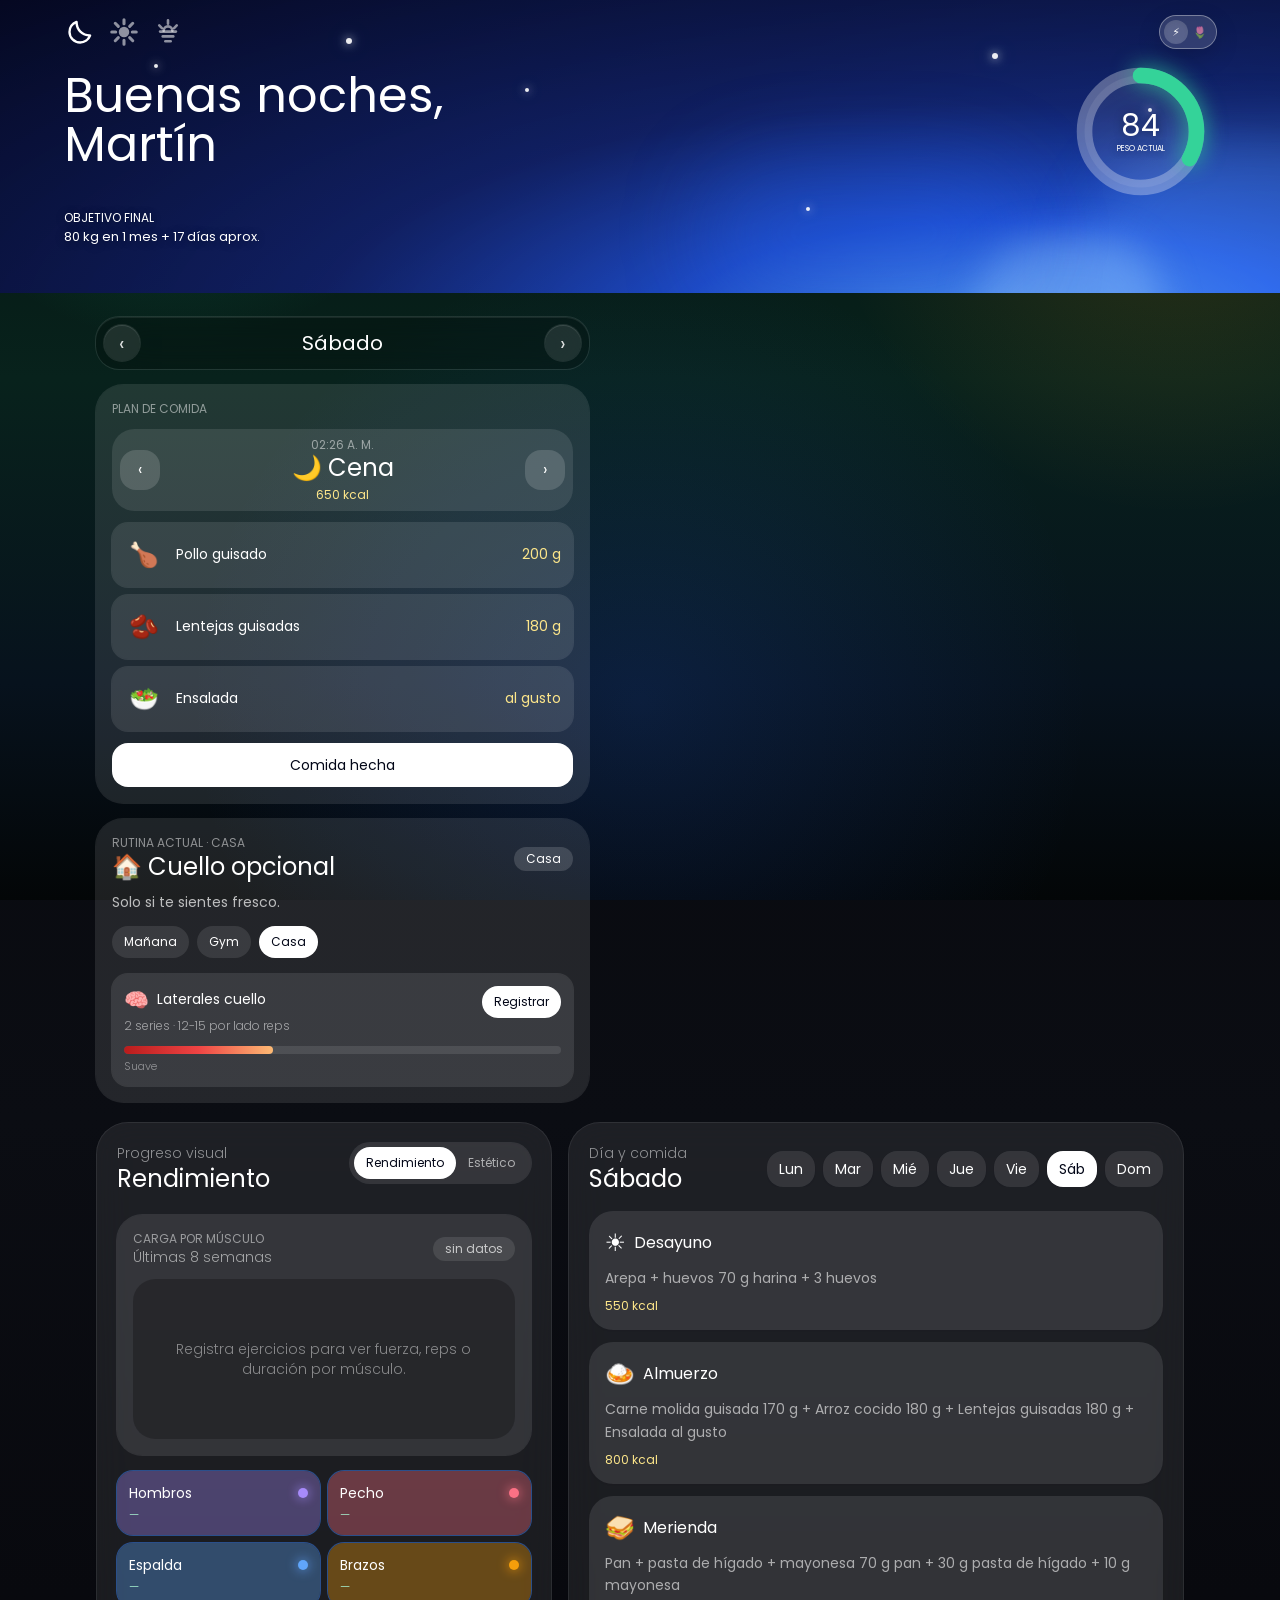
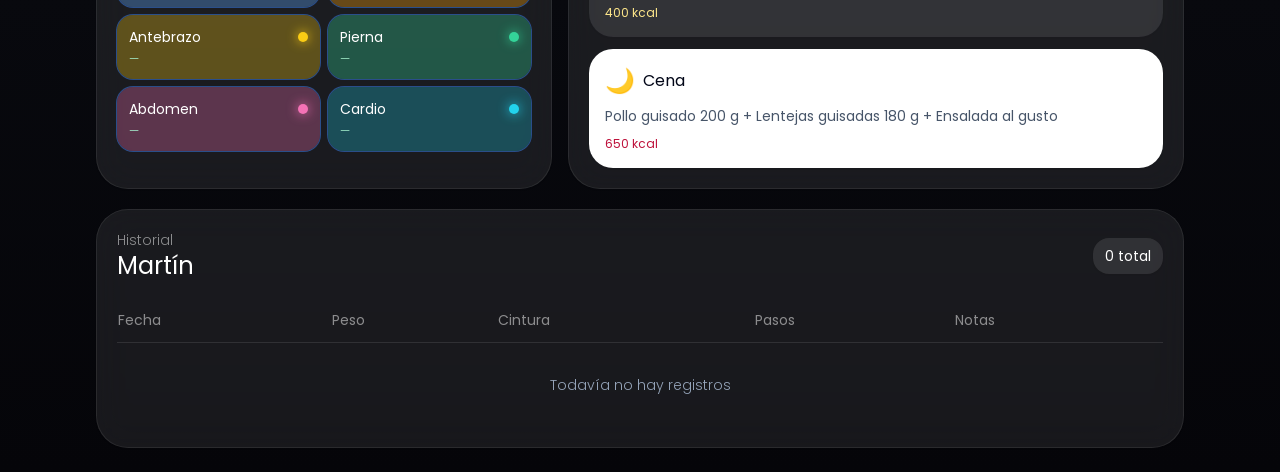
<file: index.html>
<!doctype html>
<html lang="es">
<head>
  <meta charset="UTF-8" />
  <meta name="viewport" content="width=device-width, initial-scale=1.0" />
  <meta name="theme-color" content="#12b981" />
  <title>Nutrición Morfe</title>
  <link id="app-manifest" rel="manifest" href="./manifest.json" />
  <link id="app-icon" rel="icon" href="./icon.svg" type="image/svg+xml" />
  <link id="apple-touch-icon" rel="apple-touch-icon" href="./icon-192.png" />
  <link rel="preconnect" href="https://fonts.googleapis.com" />
  <link rel="preconnect" href="https://fonts.gstatic.com" crossorigin />
  <link href="https://fonts.googleapis.com/css2?family=Poppins:wght@300;400&display=swap" rel="stylesheet" />
  <link rel="stylesheet" href="./styles.css" />
  <script defer src="./vendor/react.production.min.js"></script>
  <script defer src="./vendor/react-dom.production.min.js"></script>
  <style>
    body {
      font-family: Poppins, ui-sans-serif, system-ui, -apple-system, BlinkMacSystemFont, "Segoe UI", sans-serif;
      background:
        radial-gradient(circle at top left, rgba(244, 114, 182, .12), transparent 25rem),
        radial-gradient(circle at top right, rgba(59, 130, 246, .12), transparent 28rem),
        linear-gradient(180deg, #050509 0%, #0b0d13 54%, #050509 100%);
    }
    .hide-scroll::-webkit-scrollbar { display: none; }
    .glass { background: rgba(255, 255, 255, .08); backdrop-filter: blur(18px); border: 1px solid rgba(255, 255, 255, .08); }
    .tap { transition: transform .15s ease, box-shadow .15s ease, border-color .15s ease; }
    .tap:active { transform: scale(.98); }
    .glow-text { text-shadow: 0 1px 10px rgba(0, 0, 0, .45); }
    .morning-hero {
      background:
        radial-gradient(ellipse at 82% 104%, rgba(255, 234, 108, .98) 0%, rgba(255, 178, 50, .86) 17%, rgba(247, 96, 18, .74) 35%, rgba(91, 10, 3, .9) 66%, rgba(32, 4, 0, 1) 100%),
        linear-gradient(150deg, #200400 0%, #5b0a03 48%, #f55f10 100%) !important;
    }
    .afternoon-hero {
      background:
        radial-gradient(ellipse at 78% 102%, rgba(255, 229, 97, .96) 0%, rgba(255, 190, 70, .82) 17%, rgba(247, 128, 42, .56) 34%, rgba(29, 78, 216, .38) 58%, rgba(7, 18, 54, .98) 100%),
        linear-gradient(150deg, #071236 0%, #12306f 45%, #ffd05b 100%) !important;
    }
    .night-hero {
      background:
        radial-gradient(ellipse at 77% 110%, rgba(97, 176, 255, .72) 0%, rgba(34, 94, 245, .58) 22%, rgba(16, 33, 104, .78) 48%, rgba(5, 8, 33, .98) 100%),
        linear-gradient(150deg, #050821 0%, #11194b 48%, #1d4ed8 100%) !important;
    }
    .mama-hero {
      background:
        radial-gradient(ellipse at 80% 105%, rgba(251, 207, 232, .86) 0%, rgba(244, 114, 182, .64) 24%, rgba(190, 24, 93, .72) 54%, rgba(70, 8, 36, .98) 100%),
        linear-gradient(145deg, #461126 0%, #9f1239 52%, #f9a8d4 100%) !important;
    }
    .morning-sun-halo,
    .morning-sun-core,
    .morning-sun-veil,
    .afternoon-sun-halo,
    .afternoon-sun-core,
    .afternoon-sun-veil,
    .night-glow-halo,
    .night-glow-core,
    .night-glow-veil {
      position: absolute;
      pointer-events: none;
      border-radius: 999px;
    }
    .morning-sun-halo {
      right: -10%;
      bottom: -42%;
      height: 17rem;
      width: 20rem;
      background: rgba(255, 229, 91, .42);
      filter: blur(24px);
    }
    .morning-sun-core {
      right: 7%;
      bottom: -31%;
      height: 9rem;
      width: 11rem;
      background: rgba(255, 236, 107, .92);
      filter: blur(13px);
    }
    .morning-sun-veil {
      right: 10%;
      bottom: -4%;
      height: 10rem;
      width: 20rem;
      background: rgba(250, 64, 10, .32);
      filter: blur(38px);
    }
    .afternoon-sun-halo {
      right: -10%;
      bottom: -42%;
      height: 16rem;
      width: 23rem;
      background: rgba(255, 174, 45, .38);
      filter: blur(25px);
    }
    .afternoon-sun-core {
      right: 7%;
      bottom: -31%;
      height: 8.5rem;
      width: 14rem;
      background: rgba(255, 210, 80, .82);
      filter: blur(15px);
    }
    .afternoon-sun-veil {
      right: 11%;
      bottom: -4%;
      height: 8.5rem;
      width: 23rem;
      background: rgba(59, 130, 246, .26);
      filter: blur(40px);
    }
    .night-glow-halo {
      right: -12%;
      bottom: -38%;
      height: 17rem;
      width: 22rem;
      background: rgba(96, 165, 250, .26);
      filter: blur(28px);
    }
    .night-glow-core {
      right: 9%;
      bottom: -30%;
      height: 9rem;
      width: 12rem;
      background: rgba(147, 197, 253, .38);
      filter: blur(18px);
    }
    .night-glow-veil {
      right: 20%;
      bottom: -4%;
      height: 9rem;
      width: 20rem;
      background: rgba(37, 99, 235, .28);
      filter: blur(42px);
    }
    .night-star {
      position: absolute;
      border-radius: 999px;
      background: rgba(255, 255, 255, .92);
      box-shadow: 0 0 10px rgba(255, 255, 255, .82), 0 0 22px rgba(125, 211, 252, .42);
    }
    .app-shell-martin {
      background:
        radial-gradient(circle at 14% 6%, rgba(16, 185, 129, .30), transparent 18rem),
        radial-gradient(circle at 92% 18%, rgba(245, 158, 11, .16), transparent 22rem),
        radial-gradient(circle at 50% 78%, rgba(37, 99, 235, .16), transparent 28rem),
        linear-gradient(180deg, #03110d 0%, #08221c 42%, #07121d 76%, #030607 100%);
      background-attachment: fixed;
    }
    .app-shell-mama {
      background:
        radial-gradient(circle at 18% 8%, rgba(251, 207, 232, .42), transparent 17rem),
        radial-gradient(circle at 90% 22%, rgba(244, 114, 182, .30), transparent 22rem),
        linear-gradient(180deg, #2a0717 0%, #421127 46%, #12060d 100%);
    }
    th, b, strong { font-weight: 400; }
  </style>
</head>
<body class="text-white">
  <div id="root"></div>
  <script src="./app.js" defer></script>
</body>
</html>
</file>
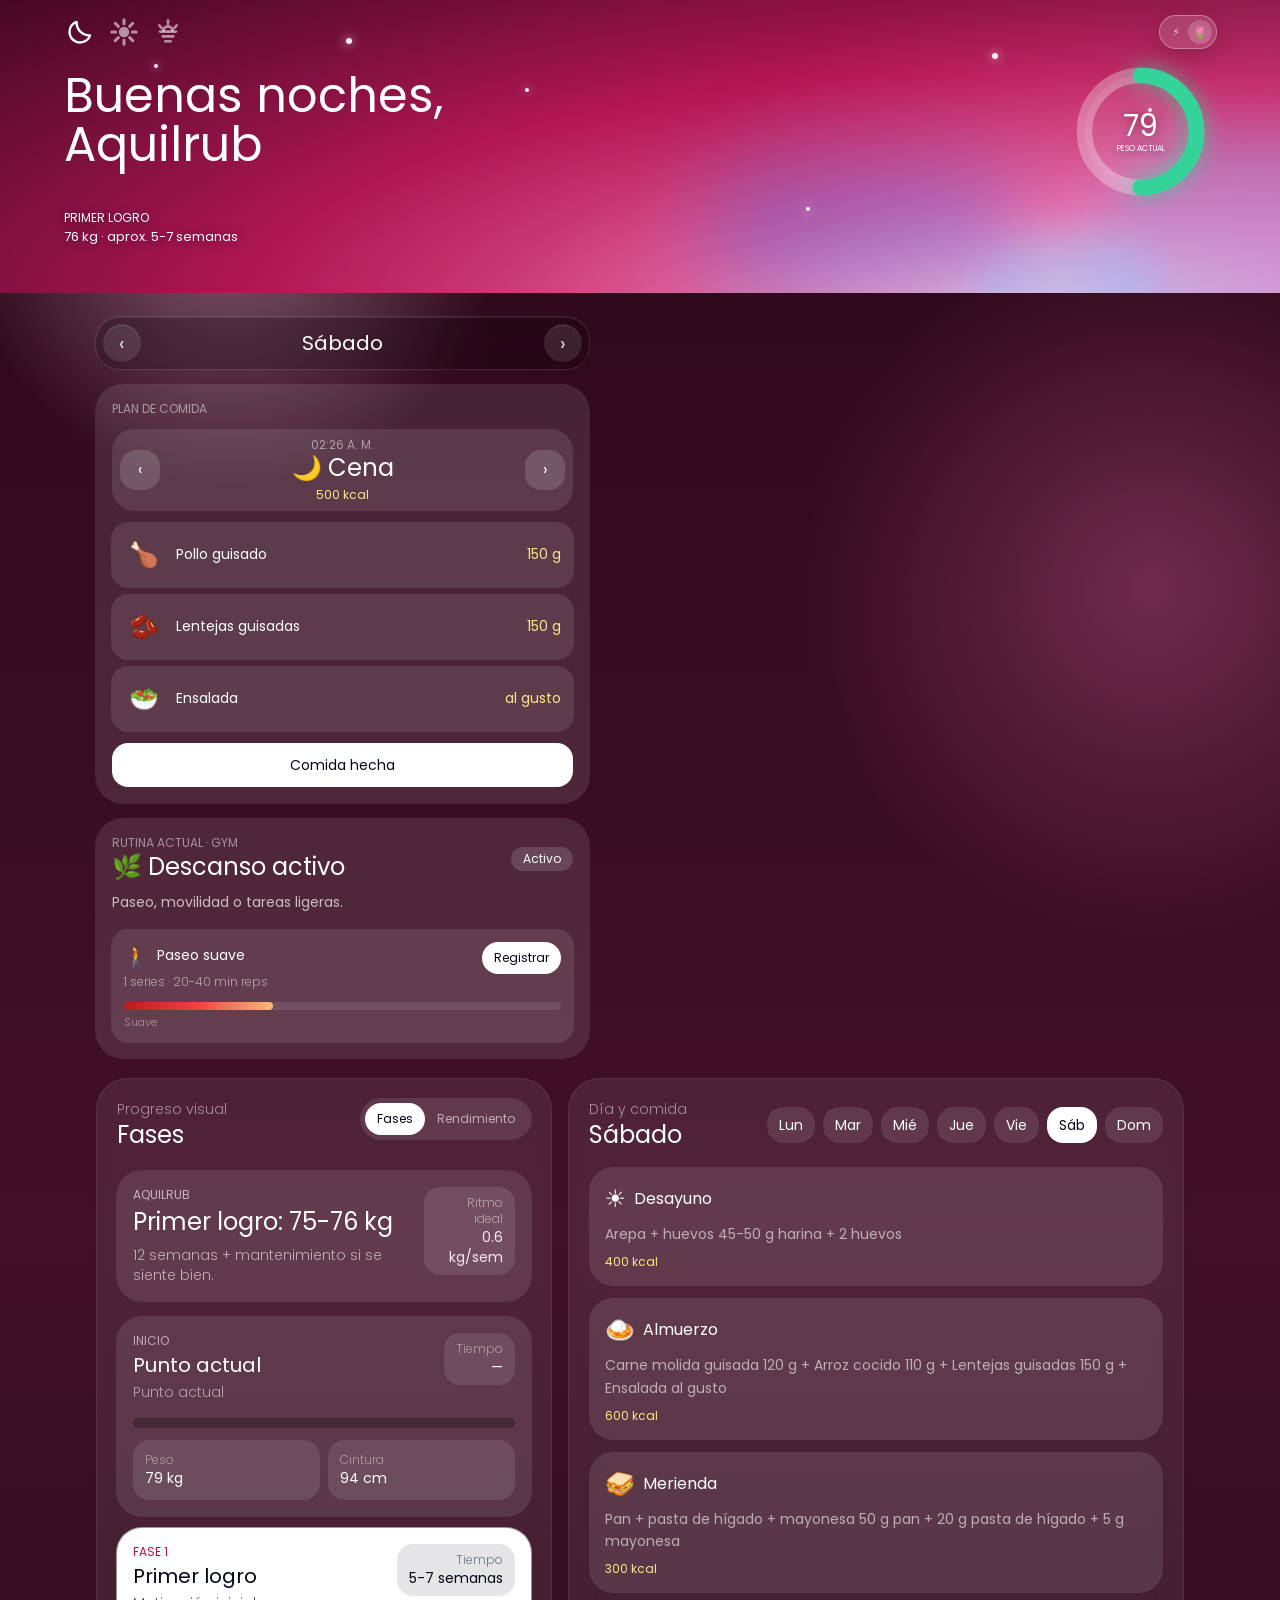
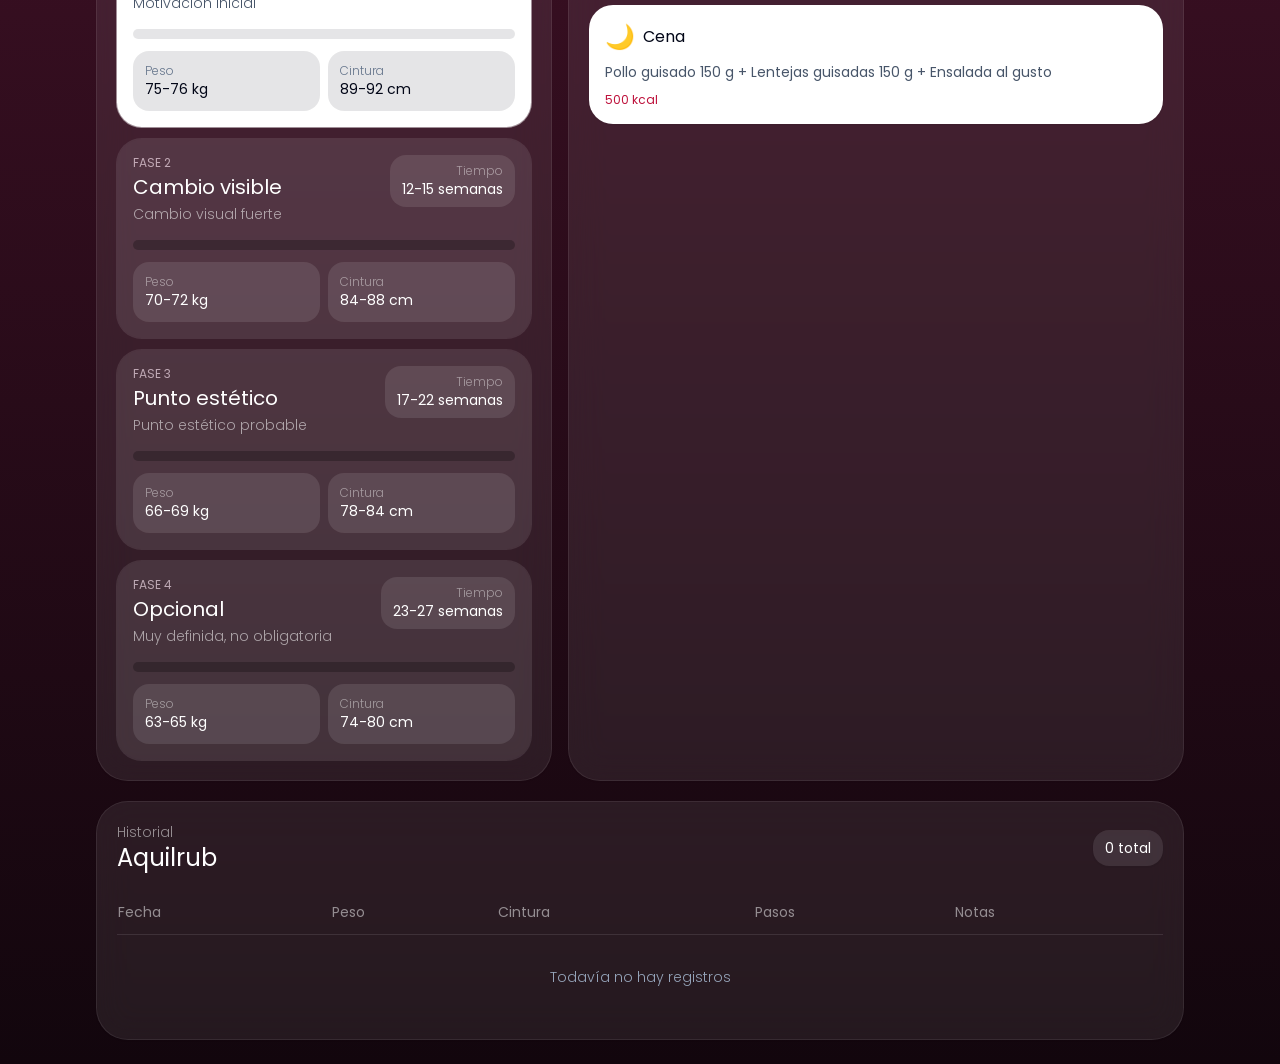
<file: mama.html>
<!doctype html>
<html lang="es">
<head>
  <meta charset="UTF-8" />
  <meta name="viewport" content="width=device-width, initial-scale=1.0" />
  <meta name="theme-color" content="#be185d" />
  <title>Aquilrub</title>
  <link id="app-manifest" rel="manifest" href="./manifest-mama.json" />
  <link id="app-icon" rel="icon" href="./icon-mama-192.png" type="image/png" />
  <link id="apple-touch-icon" rel="apple-touch-icon" href="./icon-mama-192.png" />
  <link rel="preconnect" href="https://fonts.googleapis.com" />
  <link rel="preconnect" href="https://fonts.gstatic.com" crossorigin />
  <link href="https://fonts.googleapis.com/css2?family=Poppins:wght@300;400&display=swap" rel="stylesheet" />
  <link rel="stylesheet" href="./styles.css" />
  <script defer src="./vendor/react.production.min.js"></script>
  <script defer src="./vendor/react-dom.production.min.js"></script>
  <style>
    body {
      font-family: Poppins, ui-sans-serif, system-ui, -apple-system, BlinkMacSystemFont, "Segoe UI", sans-serif;
      background:
        radial-gradient(circle at top left, rgba(244, 114, 182, .12), transparent 25rem),
        radial-gradient(circle at top right, rgba(59, 130, 246, .12), transparent 28rem),
        linear-gradient(180deg, #050509 0%, #0b0d13 54%, #050509 100%);
    }
    .hide-scroll::-webkit-scrollbar { display: none; }
    .glass { background: rgba(255, 255, 255, .08); backdrop-filter: blur(18px); border: 1px solid rgba(255, 255, 255, .08); }
    .tap { transition: transform .15s ease, box-shadow .15s ease, border-color .15s ease; }
    .tap:active { transform: scale(.98); }
    .glow-text { text-shadow: 0 1px 10px rgba(0, 0, 0, .45); }
    .morning-hero {
      background:
        radial-gradient(ellipse at 82% 104%, rgba(255, 234, 108, .98) 0%, rgba(255, 178, 50, .86) 17%, rgba(247, 96, 18, .74) 35%, rgba(91, 10, 3, .9) 66%, rgba(32, 4, 0, 1) 100%),
        linear-gradient(150deg, #200400 0%, #5b0a03 48%, #f55f10 100%) !important;
    }
    .afternoon-hero {
      background:
        radial-gradient(ellipse at 78% 102%, rgba(255, 229, 97, .96) 0%, rgba(255, 190, 70, .82) 17%, rgba(247, 128, 42, .56) 34%, rgba(29, 78, 216, .38) 58%, rgba(7, 18, 54, .98) 100%),
        linear-gradient(150deg, #071236 0%, #12306f 45%, #ffd05b 100%) !important;
    }
    .night-hero {
      background:
        radial-gradient(ellipse at 77% 110%, rgba(97, 176, 255, .72) 0%, rgba(34, 94, 245, .58) 22%, rgba(16, 33, 104, .78) 48%, rgba(5, 8, 33, .98) 100%),
        linear-gradient(150deg, #050821 0%, #11194b 48%, #1d4ed8 100%) !important;
    }
    .mama-hero {
      background:
        radial-gradient(ellipse at 80% 105%, rgba(251, 207, 232, .86) 0%, rgba(244, 114, 182, .64) 24%, rgba(190, 24, 93, .72) 54%, rgba(70, 8, 36, .98) 100%),
        linear-gradient(145deg, #461126 0%, #9f1239 52%, #f9a8d4 100%) !important;
    }
    .morning-sun-halo,
    .morning-sun-core,
    .morning-sun-veil,
    .afternoon-sun-halo,
    .afternoon-sun-core,
    .afternoon-sun-veil,
    .night-glow-halo,
    .night-glow-core,
    .night-glow-veil {
      position: absolute;
      pointer-events: none;
      border-radius: 999px;
    }
    .morning-sun-halo {
      right: -10%;
      bottom: -42%;
      height: 17rem;
      width: 20rem;
      background: rgba(255, 229, 91, .42);
      filter: blur(24px);
    }
    .morning-sun-core {
      right: 7%;
      bottom: -31%;
      height: 9rem;
      width: 11rem;
      background: rgba(255, 236, 107, .92);
      filter: blur(13px);
    }
    .morning-sun-veil {
      right: 10%;
      bottom: -4%;
      height: 10rem;
      width: 20rem;
      background: rgba(250, 64, 10, .32);
      filter: blur(38px);
    }
    .afternoon-sun-halo {
      right: -10%;
      bottom: -42%;
      height: 16rem;
      width: 23rem;
      background: rgba(255, 174, 45, .38);
      filter: blur(25px);
    }
    .afternoon-sun-core {
      right: 7%;
      bottom: -31%;
      height: 8.5rem;
      width: 14rem;
      background: rgba(255, 210, 80, .82);
      filter: blur(15px);
    }
    .afternoon-sun-veil {
      right: 11%;
      bottom: -4%;
      height: 8.5rem;
      width: 23rem;
      background: rgba(59, 130, 246, .26);
      filter: blur(40px);
    }
    .night-glow-halo {
      right: -12%;
      bottom: -38%;
      height: 17rem;
      width: 22rem;
      background: rgba(96, 165, 250, .26);
      filter: blur(28px);
    }
    .night-glow-core {
      right: 9%;
      bottom: -30%;
      height: 9rem;
      width: 12rem;
      background: rgba(147, 197, 253, .38);
      filter: blur(18px);
    }
    .night-glow-veil {
      right: 20%;
      bottom: -4%;
      height: 9rem;
      width: 20rem;
      background: rgba(37, 99, 235, .28);
      filter: blur(42px);
    }
    .night-star {
      position: absolute;
      border-radius: 999px;
      background: rgba(255, 255, 255, .92);
      box-shadow: 0 0 10px rgba(255, 255, 255, .82), 0 0 22px rgba(125, 211, 252, .42);
    }
    .app-shell-martin {
      background:
        radial-gradient(circle at 14% 6%, rgba(16, 185, 129, .30), transparent 18rem),
        radial-gradient(circle at 92% 18%, rgba(245, 158, 11, .16), transparent 22rem),
        radial-gradient(circle at 50% 78%, rgba(37, 99, 235, .16), transparent 28rem),
        linear-gradient(180deg, #03110d 0%, #08221c 42%, #07121d 76%, #030607 100%);
      background-attachment: fixed;
    }
    .app-shell-mama {
      background:
        radial-gradient(circle at 18% 8%, rgba(251, 207, 232, .42), transparent 17rem),
        radial-gradient(circle at 90% 22%, rgba(244, 114, 182, .30), transparent 22rem),
        linear-gradient(180deg, #2a0717 0%, #421127 46%, #12060d 100%);
    }
    th, b, strong { font-weight: 400; }
  </style>
</head>
<body class="text-white">
  <div id="root"></div>
  <script src="./app.js" defer></script>
</body>
</html>
</file>
<file: styles.css>
*,:after,:before{--tw-border-spacing-x:0;--tw-border-spacing-y:0;--tw-translate-x:0;--tw-translate-y:0;--tw-rotate:0;--tw-skew-x:0;--tw-skew-y:0;--tw-scale-x:1;--tw-scale-y:1;--tw-pan-x: ;--tw-pan-y: ;--tw-pinch-zoom: ;--tw-scroll-snap-strictness:proximity;--tw-gradient-from-position: ;--tw-gradient-via-position: ;--tw-gradient-to-position: ;--tw-ordinal: ;--tw-slashed-zero: ;--tw-numeric-figure: ;--tw-numeric-spacing: ;--tw-numeric-fraction: ;--tw-ring-inset: ;--tw-ring-offset-width:0px;--tw-ring-offset-color:#fff;--tw-ring-color:rgba(59,130,246,.5);--tw-ring-offset-shadow:0 0 #0000;--tw-ring-shadow:0 0 #0000;--tw-shadow:0 0 #0000;--tw-shadow-colored:0 0 #0000;--tw-blur: ;--tw-brightness: ;--tw-contrast: ;--tw-grayscale: ;--tw-hue-rotate: ;--tw-invert: ;--tw-saturate: ;--tw-sepia: ;--tw-drop-shadow: ;--tw-backdrop-blur: ;--tw-backdrop-brightness: ;--tw-backdrop-contrast: ;--tw-backdrop-grayscale: ;--tw-backdrop-hue-rotate: ;--tw-backdrop-invert: ;--tw-backdrop-opacity: ;--tw-backdrop-saturate: ;--tw-backdrop-sepia: ;--tw-contain-size: ;--tw-contain-layout: ;--tw-contain-paint: ;--tw-contain-style: }::backdrop{--tw-border-spacing-x:0;--tw-border-spacing-y:0;--tw-translate-x:0;--tw-translate-y:0;--tw-rotate:0;--tw-skew-x:0;--tw-skew-y:0;--tw-scale-x:1;--tw-scale-y:1;--tw-pan-x: ;--tw-pan-y: ;--tw-pinch-zoom: ;--tw-scroll-snap-strictness:proximity;--tw-gradient-from-position: ;--tw-gradient-via-position: ;--tw-gradient-to-position: ;--tw-ordinal: ;--tw-slashed-zero: ;--tw-numeric-figure: ;--tw-numeric-spacing: ;--tw-numeric-fraction: ;--tw-ring-inset: ;--tw-ring-offset-width:0px;--tw-ring-offset-color:#fff;--tw-ring-color:rgba(59,130,246,.5);--tw-ring-offset-shadow:0 0 #0000;--tw-ring-shadow:0 0 #0000;--tw-shadow:0 0 #0000;--tw-shadow-colored:0 0 #0000;--tw-blur: ;--tw-brightness: ;--tw-contrast: ;--tw-grayscale: ;--tw-hue-rotate: ;--tw-invert: ;--tw-saturate: ;--tw-sepia: ;--tw-drop-shadow: ;--tw-backdrop-blur: ;--tw-backdrop-brightness: ;--tw-backdrop-contrast: ;--tw-backdrop-grayscale: ;--tw-backdrop-hue-rotate: ;--tw-backdrop-invert: ;--tw-backdrop-opacity: ;--tw-backdrop-saturate: ;--tw-backdrop-sepia: ;--tw-contain-size: ;--tw-contain-layout: ;--tw-contain-paint: ;--tw-contain-style: }/*! tailwindcss v3.4.17 | MIT License | https://tailwindcss.com*/*,:after,:before{border:0 solid #e5e7eb;box-sizing:border-box}:after,:before{--tw-content:""}:host,html{line-height:1.5;-webkit-text-size-adjust:100%;font-family:ui-sans-serif,system-ui,sans-serif,Apple Color Emoji,Segoe UI Emoji,Segoe UI Symbol,Noto Color Emoji;font-feature-settings:normal;font-variation-settings:normal;-moz-tab-size:4;-o-tab-size:4;tab-size:4;-webkit-tap-highlight-color:transparent}body{line-height:inherit;margin:0}hr{border-top-width:1px;color:inherit;height:0}abbr:where([title]){-webkit-text-decoration:underline dotted;text-decoration:underline dotted}h1,h2,h3,h4,h5,h6{font-size:inherit;font-weight:inherit}a{color:inherit;text-decoration:inherit}b,strong{font-weight:bolder}code,kbd,pre,samp{font-family:ui-monospace,SFMono-Regular,Menlo,Monaco,Consolas,Liberation Mono,Courier New,monospace;font-feature-settings:normal;font-size:1em;font-variation-settings:normal}small{font-size:80%}sub,sup{font-size:75%;line-height:0;position:relative;vertical-align:baseline}sub{bottom:-.25em}sup{top:-.5em}table{border-collapse:collapse;border-color:inherit;text-indent:0}button,input,optgroup,select,textarea{color:inherit;font-family:inherit;font-feature-settings:inherit;font-size:100%;font-variation-settings:inherit;font-weight:inherit;letter-spacing:inherit;line-height:inherit;margin:0;padding:0}button,select{text-transform:none}button,input:where([type=button]),input:where([type=reset]),input:where([type=submit]){-webkit-appearance:button;background-color:transparent;background-image:none}:-moz-focusring{outline:auto}:-moz-ui-invalid{box-shadow:none}progress{vertical-align:baseline}::-webkit-inner-spin-button,::-webkit-outer-spin-button{height:auto}[type=search]{-webkit-appearance:textfield;outline-offset:-2px}::-webkit-search-decoration{-webkit-appearance:none}::-webkit-file-upload-button{-webkit-appearance:button;font:inherit}summary{display:list-item}blockquote,dd,dl,figure,h1,h2,h3,h4,h5,h6,hr,p,pre{margin:0}fieldset{margin:0}fieldset,legend{padding:0}menu,ol,ul{list-style:none;margin:0;padding:0}dialog{padding:0}textarea{resize:vertical}input::-moz-placeholder,textarea::-moz-placeholder{color:#9ca3af;opacity:1}input::placeholder,textarea::placeholder{color:#9ca3af;opacity:1}[role=button],button{cursor:pointer}:disabled{cursor:default}audio,canvas,embed,iframe,img,object,svg,video{display:block;vertical-align:middle}img,video{height:auto;max-width:100%}[hidden]:where(:not([hidden=until-found])){display:none}.visible{visibility:visible}.fixed{position:fixed}.absolute{position:absolute}.relative{position:relative}.inset-0{inset:0}.bottom-\[28\%\]{bottom:28%}.left-\[12\%\]{left:12%}.left-\[27\%\]{left:27%}.left-\[41\%\]{left:41%}.left-\[63\%\]{left:63%}.right-\[10\%\]{right:10%}.right-\[22\%\]{right:22%}.top-\[13\%\]{top:13%}.top-\[18\%\]{top:18%}.top-\[22\%\]{top:22%}.top-\[30\%\]{top:30%}.top-\[37\%\]{top:37%}.z-50{z-index:50}.col-span-2{grid-column:span 2/span 2}.col-span-6{grid-column:span 6/span 6}.mx-auto{margin-left:auto;margin-right:auto}.mb-3{margin-bottom:.75rem}.mb-4{margin-bottom:1rem}.mt-1{margin-top:.25rem}.mt-10{margin-top:2.5rem}.mt-2{margin-top:.5rem}.mt-3{margin-top:.75rem}.mt-4{margin-top:1rem}.mt-5{margin-top:1.25rem}.flex{display:flex}.table{display:table}.grid{display:grid}.contents{display:contents}.h-1{height:.25rem}.h-1\.5{height:.375rem}.h-10{height:2.5rem}.h-2{height:.5rem}.h-2\.5{height:.625rem}.h-3{height:.75rem}.h-40{height:10rem}.h-6{height:1.5rem}.h-7{height:1.75rem}.h-8{height:2rem}.h-9{height:2.25rem}.h-\[151px\]{height:151px}.h-\[94px\]{height:94px}.h-full{height:100%}.min-h-20{min-height:5rem}.min-h-screen{min-height:100vh}.w-1{width:.25rem}.w-1\.5{width:.375rem}.w-10{width:2.5rem}.w-2\.5{width:.625rem}.w-6{width:1.5rem}.w-7{width:1.75rem}.w-8{width:2rem}.w-9{width:2.25rem}.w-\[151px\]{width:151px}.w-\[94px\]{width:94px}.w-auto{width:auto}.w-full{width:100%}.min-w-0{min-width:0}.min-w-\[720px\]{min-width:720px}.max-w-6xl{max-width:72rem}.max-w-\[218px\]{max-width:218px}.max-w-md{max-width:28rem}.max-w-sm{max-width:24rem}.shrink-0{flex-shrink:0}.-rotate-90{--tw-rotate:-90deg}.-rotate-90,.transform{transform:translate(var(--tw-translate-x),var(--tw-translate-y)) rotate(var(--tw-rotate)) skewX(var(--tw-skew-x)) skewY(var(--tw-skew-y)) scaleX(var(--tw-scale-x)) scaleY(var(--tw-scale-y))}.grid-cols-2{grid-template-columns:repeat(2,minmax(0,1fr))}.grid-cols-4{grid-template-columns:repeat(4,minmax(0,1fr))}.grid-cols-6{grid-template-columns:repeat(6,minmax(0,1fr))}.grid-cols-7{grid-template-columns:repeat(7,minmax(0,1fr))}.grid-cols-\[1fr_151px\]{grid-template-columns:1fr 151px}.grid-cols-\[auto_minmax\(0\2c 1fr\)_minmax\(6rem\2c 8\.5rem\)\]{grid-template-columns:auto minmax(0,1fr) minmax(6rem,8.5rem)}.flex-col{flex-direction:column}.flex-wrap{flex-wrap:wrap}.place-items-end{place-items:end}.place-items-center{place-items:center}.items-start{align-items:flex-start}.items-end{align-items:flex-end}.items-center{align-items:center}.items-stretch{align-items:stretch}.justify-between{justify-content:space-between}.gap-1\.5{gap:.375rem}.gap-2{gap:.5rem}.gap-3{gap:.75rem}.gap-4{gap:1rem}.space-y-4>:not([hidden])~:not([hidden]){--tw-space-y-reverse:0;margin-bottom:calc(1rem*var(--tw-space-y-reverse));margin-top:calc(1rem*(1 - var(--tw-space-y-reverse)))}.overflow-hidden{overflow:hidden}.overflow-visible{overflow:visible}.overflow-x-auto{overflow-x:auto}.truncate{overflow:hidden;text-overflow:ellipsis;white-space:nowrap}.break-words{overflow-wrap:break-word}.rounded-2xl{border-radius:1rem}.rounded-\[1\.45rem\]{border-radius:1.45rem}.rounded-\[1\.4rem\]{border-radius:1.4rem}.rounded-\[1\.55rem\]{border-radius:1.55rem}.rounded-\[1\.5rem\]{border-radius:1.5rem}.rounded-\[1\.6rem\]{border-radius:1.6rem}.rounded-\[1\.7rem\]{border-radius:1.7rem}.rounded-\[2rem\]{border-radius:2rem}.rounded-full{border-radius:9999px}.rounded-xl{border-radius:.75rem}.border{border-width:1px}.border-0{border-width:0}.border-b{border-bottom-width:1px}.border-white\/10{border-color:hsla(0,0%,100%,.1)}.bg-\[\#191b22\]{--tw-bg-opacity:1;background-color:rgb(25 27 34/var(--tw-bg-opacity,1))}.bg-black\/20{background-color:rgba(0,0,0,.2)}.bg-black\/25{background-color:rgba(0,0,0,.25)}.bg-black\/55{background-color:rgba(0,0,0,.55)}.bg-emerald-950{--tw-bg-opacity:1;background-color:rgb(2 44 34/var(--tw-bg-opacity,1))}.bg-rose-950{--tw-bg-opacity:1;background-color:rgb(76 5 25/var(--tw-bg-opacity,1))}.bg-slate-950\/10{background-color:rgba(2,6,23,.1)}.bg-white{--tw-bg-opacity:1;background-color:rgb(255 255 255/var(--tw-bg-opacity,1))}.bg-white\/10{background-color:hsla(0,0%,100%,.1)}.bg-white\/15{background-color:hsla(0,0%,100%,.15)}.bg-white\/20{background-color:hsla(0,0%,100%,.2)}.bg-white\/\[\.07\]{background-color:hsla(0,0%,100%,.07)}.bg-gradient-to-br{background-image:linear-gradient(to bottom right,var(--tw-gradient-stops))}.bg-gradient-to-r{background-image:linear-gradient(to right,var(--tw-gradient-stops))}.from-amber-200{--tw-gradient-from:#fde68a var(--tw-gradient-from-position);--tw-gradient-to:hsla(48,97%,77%,0) var(--tw-gradient-to-position);--tw-gradient-stops:var(--tw-gradient-from),var(--tw-gradient-to)}.from-emerald-200{--tw-gradient-from:#a7f3d0 var(--tw-gradient-from-position);--tw-gradient-to:rgba(167,243,208,0) var(--tw-gradient-to-position);--tw-gradient-stops:var(--tw-gradient-from),var(--tw-gradient-to)}.from-emerald-400{--tw-gradient-from:#34d399 var(--tw-gradient-from-position);--tw-gradient-to:rgba(52,211,153,0) var(--tw-gradient-to-position);--tw-gradient-stops:var(--tw-gradient-from),var(--tw-gradient-to)}.from-emerald-500{--tw-gradient-from:#10b981 var(--tw-gradient-from-position);--tw-gradient-to:rgba(16,185,129,0) var(--tw-gradient-to-position);--tw-gradient-stops:var(--tw-gradient-from),var(--tw-gradient-to)}.from-indigo-200{--tw-gradient-from:#c7d2fe var(--tw-gradient-from-position);--tw-gradient-to:rgba(199,210,254,0) var(--tw-gradient-to-position);--tw-gradient-stops:var(--tw-gradient-from),var(--tw-gradient-to)}.from-pink-300{--tw-gradient-from:#f9a8d4 var(--tw-gradient-from-position);--tw-gradient-to:rgba(249,168,212,0) var(--tw-gradient-to-position);--tw-gradient-stops:var(--tw-gradient-from),var(--tw-gradient-to)}.from-red-700{--tw-gradient-from:#b91c1c var(--tw-gradient-from-position);--tw-gradient-to:rgba(185,28,28,0) var(--tw-gradient-to-position);--tw-gradient-stops:var(--tw-gradient-from),var(--tw-gradient-to)}.from-rose-300{--tw-gradient-from:#fda4af var(--tw-gradient-from-position);--tw-gradient-to:rgba(253,164,175,0) var(--tw-gradient-to-position);--tw-gradient-stops:var(--tw-gradient-from),var(--tw-gradient-to)}.from-sky-200{--tw-gradient-from:#bae6fd var(--tw-gradient-from-position);--tw-gradient-to:rgba(186,230,253,0) var(--tw-gradient-to-position);--tw-gradient-stops:var(--tw-gradient-from),var(--tw-gradient-to)}.from-sky-400{--tw-gradient-from:#38bdf8 var(--tw-gradient-from-position);--tw-gradient-to:rgba(56,189,248,0) var(--tw-gradient-to-position);--tw-gradient-stops:var(--tw-gradient-from),var(--tw-gradient-to)}.via-emerald-300{--tw-gradient-to:rgba(110,231,183,0) var(--tw-gradient-to-position);--tw-gradient-stops:var(--tw-gradient-from),#6ee7b7 var(--tw-gradient-via-position),var(--tw-gradient-to)}.via-fuchsia-200{--tw-gradient-to:rgba(245,208,254,0) var(--tw-gradient-to-position);--tw-gradient-stops:var(--tw-gradient-from),#f5d0fe var(--tw-gradient-via-position),var(--tw-gradient-to)}.via-lime-300{--tw-gradient-to:hsla(82,85%,67%,0) var(--tw-gradient-to-position);--tw-gradient-stops:var(--tw-gradient-from),#bef264 var(--tw-gradient-via-position),var(--tw-gradient-to)}.via-red-500{--tw-gradient-to:rgba(239,68,68,0) var(--tw-gradient-to-position);--tw-gradient-stops:var(--tw-gradient-from),#ef4444 var(--tw-gradient-via-position),var(--tw-gradient-to)}.via-rose-300{--tw-gradient-to:rgba(253,164,175,0) var(--tw-gradient-to-position);--tw-gradient-stops:var(--tw-gradient-from),#fda4af var(--tw-gradient-via-position),var(--tw-gradient-to)}.to-amber-200{--tw-gradient-to:#fde68a var(--tw-gradient-to-position)}.to-cyan-100{--tw-gradient-to:#cffafe var(--tw-gradient-to-position)}.to-cyan-300{--tw-gradient-to:#67e8f9 var(--tw-gradient-to-position)}.to-fuchsia-300{--tw-gradient-to:#f0abfc var(--tw-gradient-to-position)}.to-lime-100{--tw-gradient-to:#ecfccb var(--tw-gradient-to-position)}.to-lime-200{--tw-gradient-to:#d9f99d var(--tw-gradient-to-position)}.to-orange-100{--tw-gradient-to:#ffedd5 var(--tw-gradient-to-position)}.to-orange-300{--tw-gradient-to:#fdba74 var(--tw-gradient-to-position)}.to-violet-100{--tw-gradient-to:#ede9fe var(--tw-gradient-to-position)}.p-1{padding:.25rem}.p-2{padding:.5rem}.p-3{padding:.75rem}.p-4{padding:1rem}.p-5{padding:1.25rem}.px-2{padding-left:.5rem;padding-right:.5rem}.px-3{padding-left:.75rem;padding-right:.75rem}.px-4{padding-left:1rem;padding-right:1rem}.px-5{padding-left:1.25rem;padding-right:1.25rem}.px-6{padding-left:1.5rem;padding-right:1.5rem}.py-1{padding-bottom:.25rem;padding-top:.25rem}.py-2{padding-bottom:.5rem;padding-top:.5rem}.py-3{padding-bottom:.75rem;padding-top:.75rem}.py-4{padding-bottom:1rem;padding-top:1rem}.py-6{padding-bottom:1.5rem;padding-top:1.5rem}.py-8{padding-bottom:2rem;padding-top:2rem}.pb-12{padding-bottom:3rem}.pt-4{padding-top:1rem}.text-left{text-align:left}.text-center{text-align:center}.text-right{text-align:right}.text-2xl{font-size:1.5rem;line-height:2rem}.text-3xl{font-size:1.875rem;line-height:2.25rem}.text-5xl{font-size:3rem;line-height:1}.text-\[11px\]{font-size:11px}.text-\[12px\]{font-size:12px}.text-\[13px\]{font-size:13px}.text-\[34px\]{font-size:34px}.text-\[8px\]{font-size:8px}.text-lg{font-size:1.125rem;line-height:1.75rem}.text-sm{font-size:.875rem;line-height:1.25rem}.text-xl{font-size:1.25rem;line-height:1.75rem}.text-xs{font-size:.75rem;line-height:1rem}.font-light{font-weight:300}.font-normal{font-weight:400}.uppercase{text-transform:uppercase}.leading-\[1\.02\]{line-height:1.02}.leading-none{line-height:1}.leading-relaxed{line-height:1.625}.leading-tight{line-height:1.25}.tracking-normal{letter-spacing:0}.text-amber-200{--tw-text-opacity:1;color:rgb(253 230 138/var(--tw-text-opacity,1))}.text-emerald-200{--tw-text-opacity:1;color:rgb(167 243 208/var(--tw-text-opacity,1))}.text-emerald-300{--tw-text-opacity:1;color:rgb(110 231 183/var(--tw-text-opacity,1))}.text-pink-100{--tw-text-opacity:1;color:rgb(252 231 243/var(--tw-text-opacity,1))}.text-pink-100\/65{color:rgba(252,231,243,.65)}.text-pink-100\/70{color:rgba(252,231,243,.7)}.text-rose-200{--tw-text-opacity:1;color:rgb(254 205 211/var(--tw-text-opacity,1))}.text-rose-700{--tw-text-opacity:1;color:rgb(190 18 60/var(--tw-text-opacity,1))}.text-slate-400{--tw-text-opacity:1;color:rgb(148 163 184/var(--tw-text-opacity,1))}.text-slate-500{--tw-text-opacity:1;color:rgb(100 116 139/var(--tw-text-opacity,1))}.text-slate-600{--tw-text-opacity:1;color:rgb(71 85 105/var(--tw-text-opacity,1))}.text-slate-950{--tw-text-opacity:1;color:rgb(2 6 23/var(--tw-text-opacity,1))}.text-white{--tw-text-opacity:1;color:rgb(255 255 255/var(--tw-text-opacity,1))}.text-white\/40{color:hsla(0,0%,100%,.4)}.text-white\/45{color:hsla(0,0%,100%,.45)}.text-white\/50{color:hsla(0,0%,100%,.5)}.text-white\/55{color:hsla(0,0%,100%,.55)}.text-white\/60{color:hsla(0,0%,100%,.6)}.text-white\/70{color:hsla(0,0%,100%,.7)}.text-white\/85{color:hsla(0,0%,100%,.85)}.text-white\/95{color:hsla(0,0%,100%,.95)}.shadow-2xl{--tw-shadow:0 25px 50px -12px rgba(0,0,0,.25);--tw-shadow-colored:0 25px 50px -12px var(--tw-shadow-color)}.shadow-2xl,.shadow-\[0_0_18px_rgba\(52\2c 211\2c 153\2c \.55\)\]{box-shadow:var(--tw-ring-offset-shadow,0 0 #0000),var(--tw-ring-shadow,0 0 #0000),var(--tw-shadow)}.shadow-\[0_0_18px_rgba\(52\2c 211\2c 153\2c \.55\)\]{--tw-shadow:0 0 18px rgba(52,211,153,.55);--tw-shadow-colored:0 0 18px var(--tw-shadow-color)}.shadow-\[0_8px_24px_rgba\(0\2c 0\2c 0\2c \.18\)\]{--tw-shadow:0 8px 24px rgba(0,0,0,.18);--tw-shadow-colored:0 8px 24px var(--tw-shadow-color);box-shadow:var(--tw-ring-offset-shadow,0 0 #0000),var(--tw-ring-shadow,0 0 #0000),var(--tw-shadow)}.shadow-\[inset_0_1px_0_rgba\(255\2c 255\2c 255\2c \.08\)\]{--tw-shadow:inset 0 1px 0 hsla(0,0%,100%,.08);--tw-shadow-colored:inset 0 1px 0 var(--tw-shadow-color);box-shadow:var(--tw-ring-offset-shadow,0 0 #0000),var(--tw-ring-shadow,0 0 #0000),var(--tw-shadow)}.shadow-\[inset_0_1px_0_rgba\(255\2c 255\2c 255\2c \.12\)\]{--tw-shadow:inset 0 1px 0 hsla(0,0%,100%,.12);--tw-shadow-colored:inset 0 1px 0 var(--tw-shadow-color)}.shadow-\[inset_0_1px_0_rgba\(255\2c 255\2c 255\2c \.12\)\],.shadow-inner{box-shadow:var(--tw-ring-offset-shadow,0 0 #0000),var(--tw-ring-shadow,0 0 #0000),var(--tw-shadow)}.shadow-inner{--tw-shadow:inset 0 2px 4px 0 rgba(0,0,0,.05);--tw-shadow-colored:inset 0 2px 4px 0 var(--tw-shadow-color)}.shadow-lg{--tw-shadow:0 10px 15px -3px rgba(0,0,0,.1),0 4px 6px -4px rgba(0,0,0,.1);--tw-shadow-colored:0 10px 15px -3px var(--tw-shadow-color),0 4px 6px -4px var(--tw-shadow-color)}.shadow-lg,.shadow-sm{box-shadow:var(--tw-ring-offset-shadow,0 0 #0000),var(--tw-ring-shadow,0 0 #0000),var(--tw-shadow)}.shadow-sm{--tw-shadow:0 1px 2px 0 rgba(0,0,0,.05);--tw-shadow-colored:0 1px 2px 0 var(--tw-shadow-color)}.shadow-black\/15{--tw-shadow-color:rgba(0,0,0,.15);--tw-shadow:var(--tw-shadow-colored)}.outline-none{outline:2px solid transparent;outline-offset:2px}.ring-1{--tw-ring-offset-shadow:var(--tw-ring-inset) 0 0 0 var(--tw-ring-offset-width) var(--tw-ring-offset-color);--tw-ring-shadow:var(--tw-ring-inset) 0 0 0 calc(1px + var(--tw-ring-offset-width)) var(--tw-ring-color);box-shadow:var(--tw-ring-offset-shadow),var(--tw-ring-shadow),var(--tw-shadow,0 0 #0000)}.ring-white\/10{--tw-ring-color:hsla(0,0%,100%,.1)}.ring-white\/45{--tw-ring-color:hsla(0,0%,100%,.45)}.ring-white\/50{--tw-ring-color:hsla(0,0%,100%,.5)}.blur{--tw-blur:blur(8px)}.blur,.drop-shadow{filter:var(--tw-blur) var(--tw-brightness) var(--tw-contrast) var(--tw-grayscale) var(--tw-hue-rotate) var(--tw-invert) var(--tw-saturate) var(--tw-sepia) var(--tw-drop-shadow)}.drop-shadow{--tw-drop-shadow:drop-shadow(0 1px 2px rgba(0,0,0,.1)) drop-shadow(0 1px 1px rgba(0,0,0,.06))}.filter{filter:var(--tw-blur) var(--tw-brightness) var(--tw-contrast) var(--tw-grayscale) var(--tw-hue-rotate) var(--tw-invert) var(--tw-saturate) var(--tw-sepia) var(--tw-drop-shadow)}.backdrop-blur-sm{--tw-backdrop-blur:blur(4px)}.backdrop-blur-sm,.backdrop-blur-xl{-webkit-backdrop-filter:var(--tw-backdrop-blur) var(--tw-backdrop-brightness) var(--tw-backdrop-contrast) var(--tw-backdrop-grayscale) var(--tw-backdrop-hue-rotate) var(--tw-backdrop-invert) var(--tw-backdrop-opacity) var(--tw-backdrop-saturate) var(--tw-backdrop-sepia);backdrop-filter:var(--tw-backdrop-blur) var(--tw-backdrop-brightness) var(--tw-backdrop-contrast) var(--tw-backdrop-grayscale) var(--tw-backdrop-hue-rotate) var(--tw-backdrop-invert) var(--tw-backdrop-opacity) var(--tw-backdrop-saturate) var(--tw-backdrop-sepia)}.backdrop-blur-xl{--tw-backdrop-blur:blur(24px)}.backdrop-filter{-webkit-backdrop-filter:var(--tw-backdrop-blur) var(--tw-backdrop-brightness) var(--tw-backdrop-contrast) var(--tw-backdrop-grayscale) var(--tw-backdrop-hue-rotate) var(--tw-backdrop-invert) var(--tw-backdrop-opacity) var(--tw-backdrop-saturate) var(--tw-backdrop-sepia);backdrop-filter:var(--tw-backdrop-blur) var(--tw-backdrop-brightness) var(--tw-backdrop-contrast) var(--tw-backdrop-grayscale) var(--tw-backdrop-hue-rotate) var(--tw-backdrop-invert) var(--tw-backdrop-opacity) var(--tw-backdrop-saturate) var(--tw-backdrop-sepia)}.transition{transition-duration:.15s;transition-property:color,background-color,border-color,text-decoration-color,fill,stroke,opacity,box-shadow,transform,filter,-webkit-backdrop-filter;transition-property:color,background-color,border-color,text-decoration-color,fill,stroke,opacity,box-shadow,transform,filter,backdrop-filter;transition-property:color,background-color,border-color,text-decoration-color,fill,stroke,opacity,box-shadow,transform,filter,backdrop-filter,-webkit-backdrop-filter;transition-timing-function:cubic-bezier(.4,0,.2,1)}.placeholder\:text-white\/40::-moz-placeholder{color:hsla(0,0%,100%,.4)}.placeholder\:text-white\/40::placeholder{color:hsla(0,0%,100%,.4)}.last\:border-0:last-child{border-width:0}.focus-visible\:ring-1:focus-visible{--tw-ring-offset-shadow:var(--tw-ring-inset) 0 0 0 var(--tw-ring-offset-width) var(--tw-ring-offset-color);--tw-ring-shadow:var(--tw-ring-inset) 0 0 0 calc(1px + var(--tw-ring-offset-width)) var(--tw-ring-color);box-shadow:var(--tw-ring-offset-shadow),var(--tw-ring-shadow),var(--tw-shadow,0 0 #0000)}.focus-visible\:ring-white\/55:focus-visible{--tw-ring-color:hsla(0,0%,100%,.55)}.focus-visible\:ring-white\/60:focus-visible{--tw-ring-color:hsla(0,0%,100%,.6)}.disabled\:opacity-50:disabled{opacity:.5}@media (min-width:640px){.sm\:flex{display:flex}.sm\:w-auto{width:auto}.sm\:max-w-full{max-width:100%}.sm\:shrink-0{flex-shrink:0}.sm\:flex-row{flex-direction:row}.sm\:items-start{align-items:flex-start}.sm\:items-center{align-items:center}.sm\:justify-between{justify-content:space-between}.sm\:gap-2{gap:.5rem}.sm\:overflow-x-auto{overflow-x:auto}.sm\:px-3{padding-left:.75rem;padding-right:.75rem}.sm\:text-sm{font-size:.875rem;line-height:1.25rem}}@media (min-width:768px){.md\:col-span-2{grid-column:span 2/span 2}.md\:col-span-6{grid-column:span 6/span 6}.md\:contents{display:contents}.md\:grid-cols-4{grid-template-columns:repeat(4,minmax(0,1fr))}.md\:grid-cols-6{grid-template-columns:repeat(6,minmax(0,1fr))}.md\:grid-cols-\[\.92fr_1\.08fr\]{grid-template-columns:.92fr 1.08fr}.md\:place-items-center{place-items:center}.md\:space-y-5>:not([hidden])~:not([hidden]){--tw-space-y-reverse:0;margin-bottom:calc(1.25rem*var(--tw-space-y-reverse));margin-top:calc(1.25rem*(1 - var(--tw-space-y-reverse)))}.md\:px-8{padding-left:2rem;padding-right:2rem}.md\:py-6{padding-bottom:1.5rem;padding-top:1.5rem}.md\:text-\[48px\]{font-size:48px}}@media (min-width:1280px){.xl\:grid-cols-\[minmax\(0\2c \.85fr\)_minmax\(0\2c 1\.15fr\)\]{grid-template-columns:minmax(0,.85fr) minmax(0,1.15fr)}}
</file>
